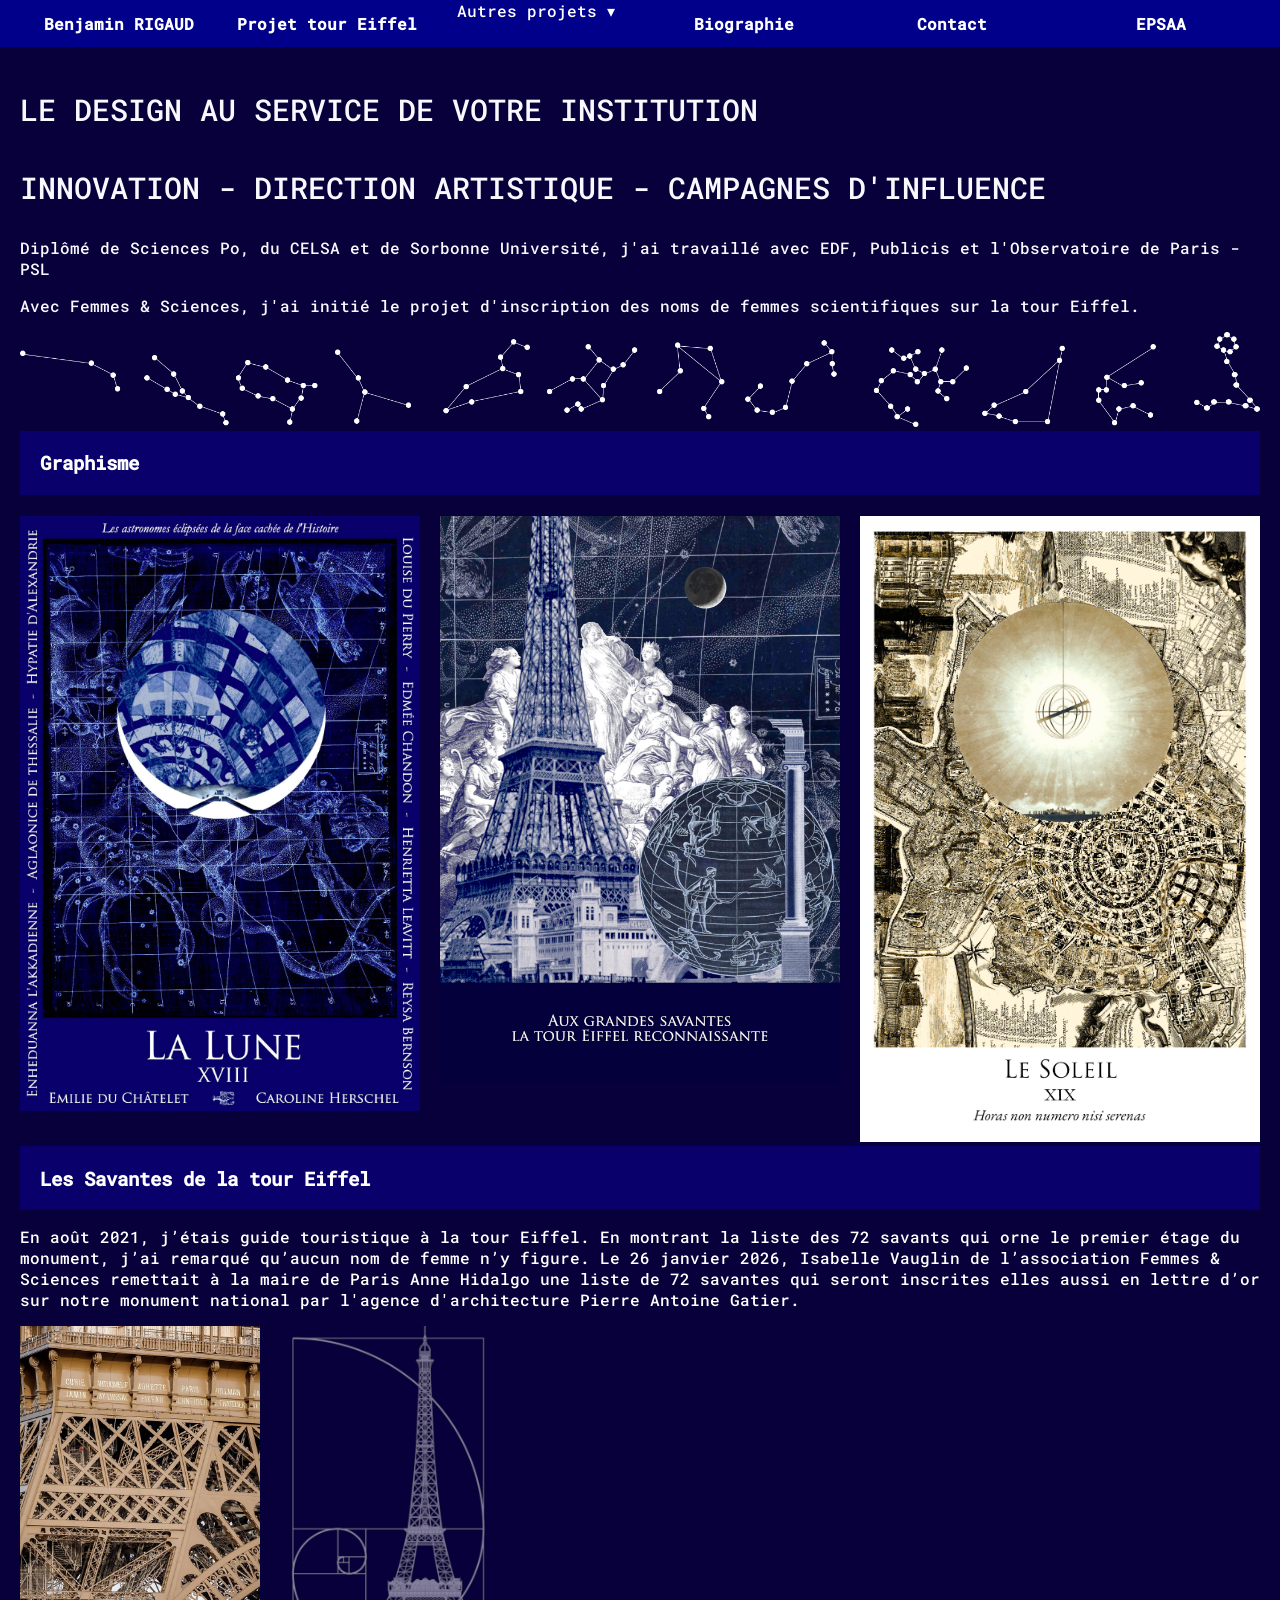
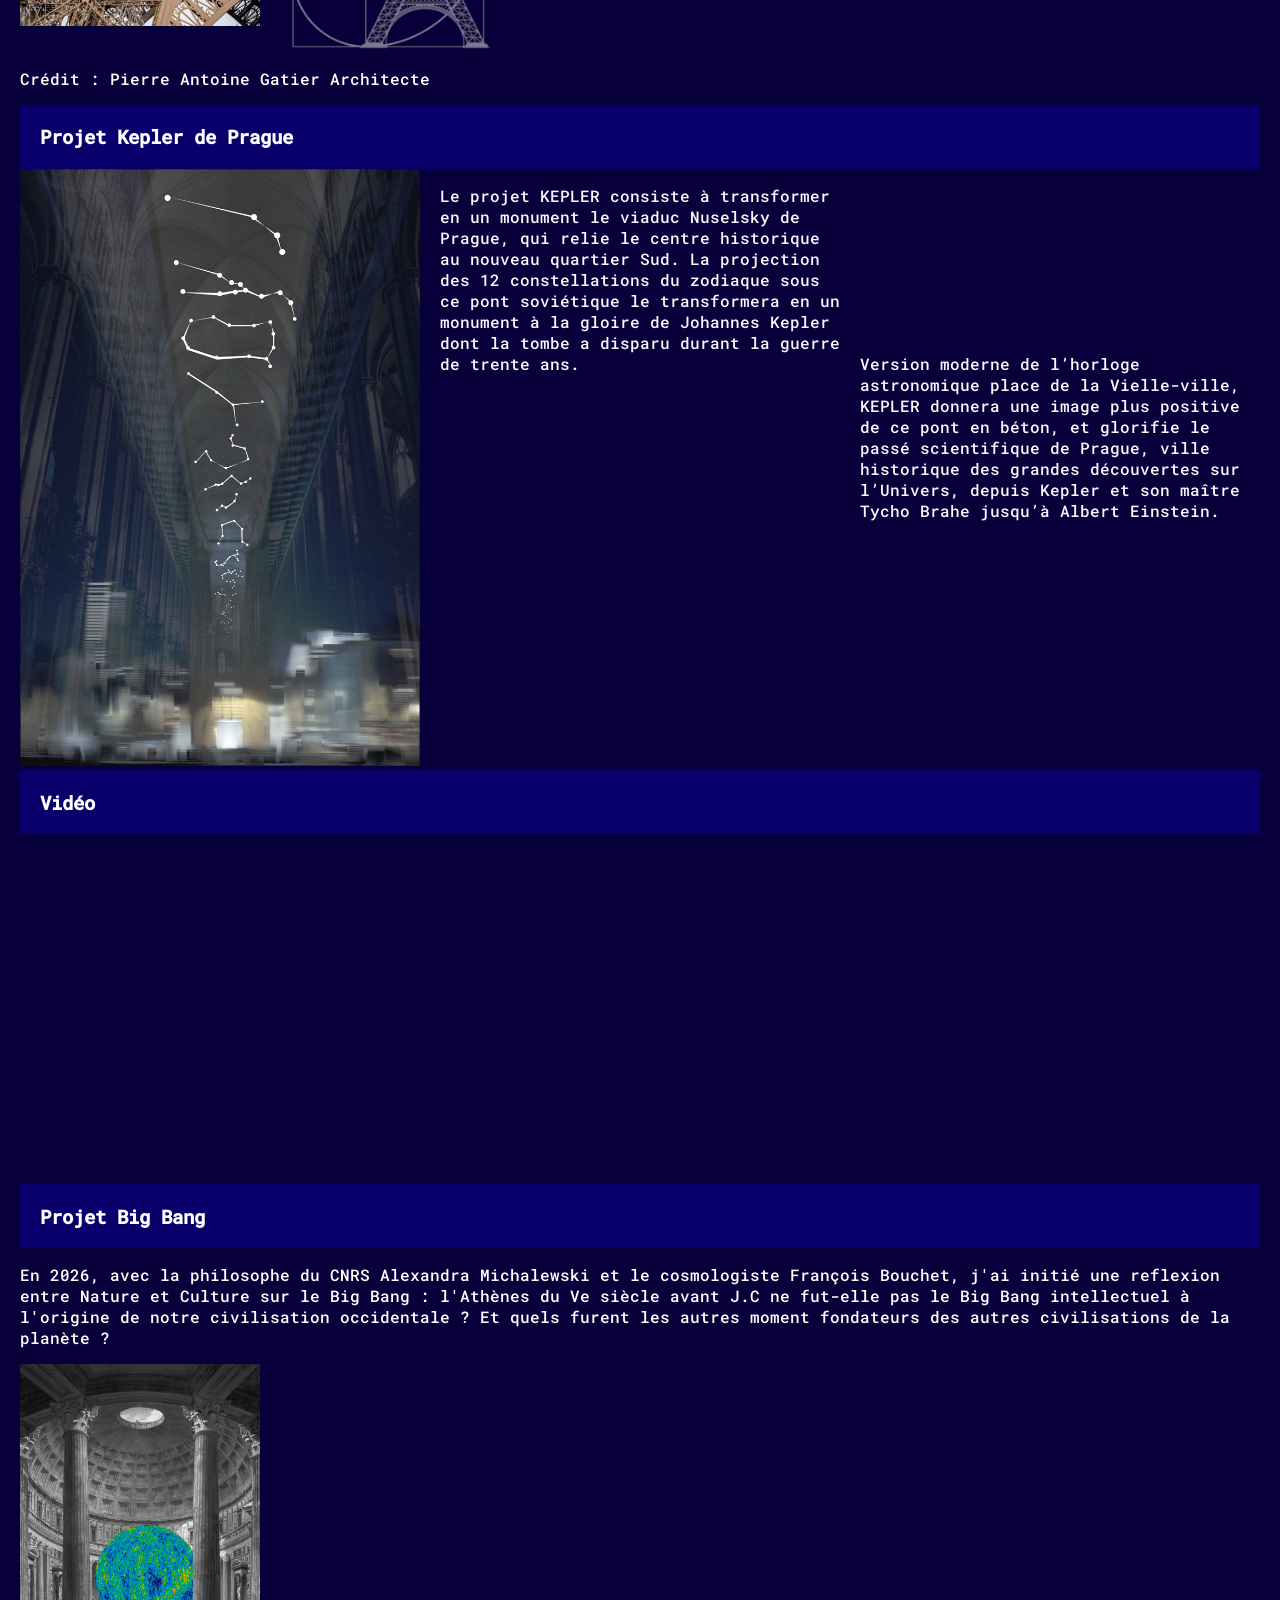
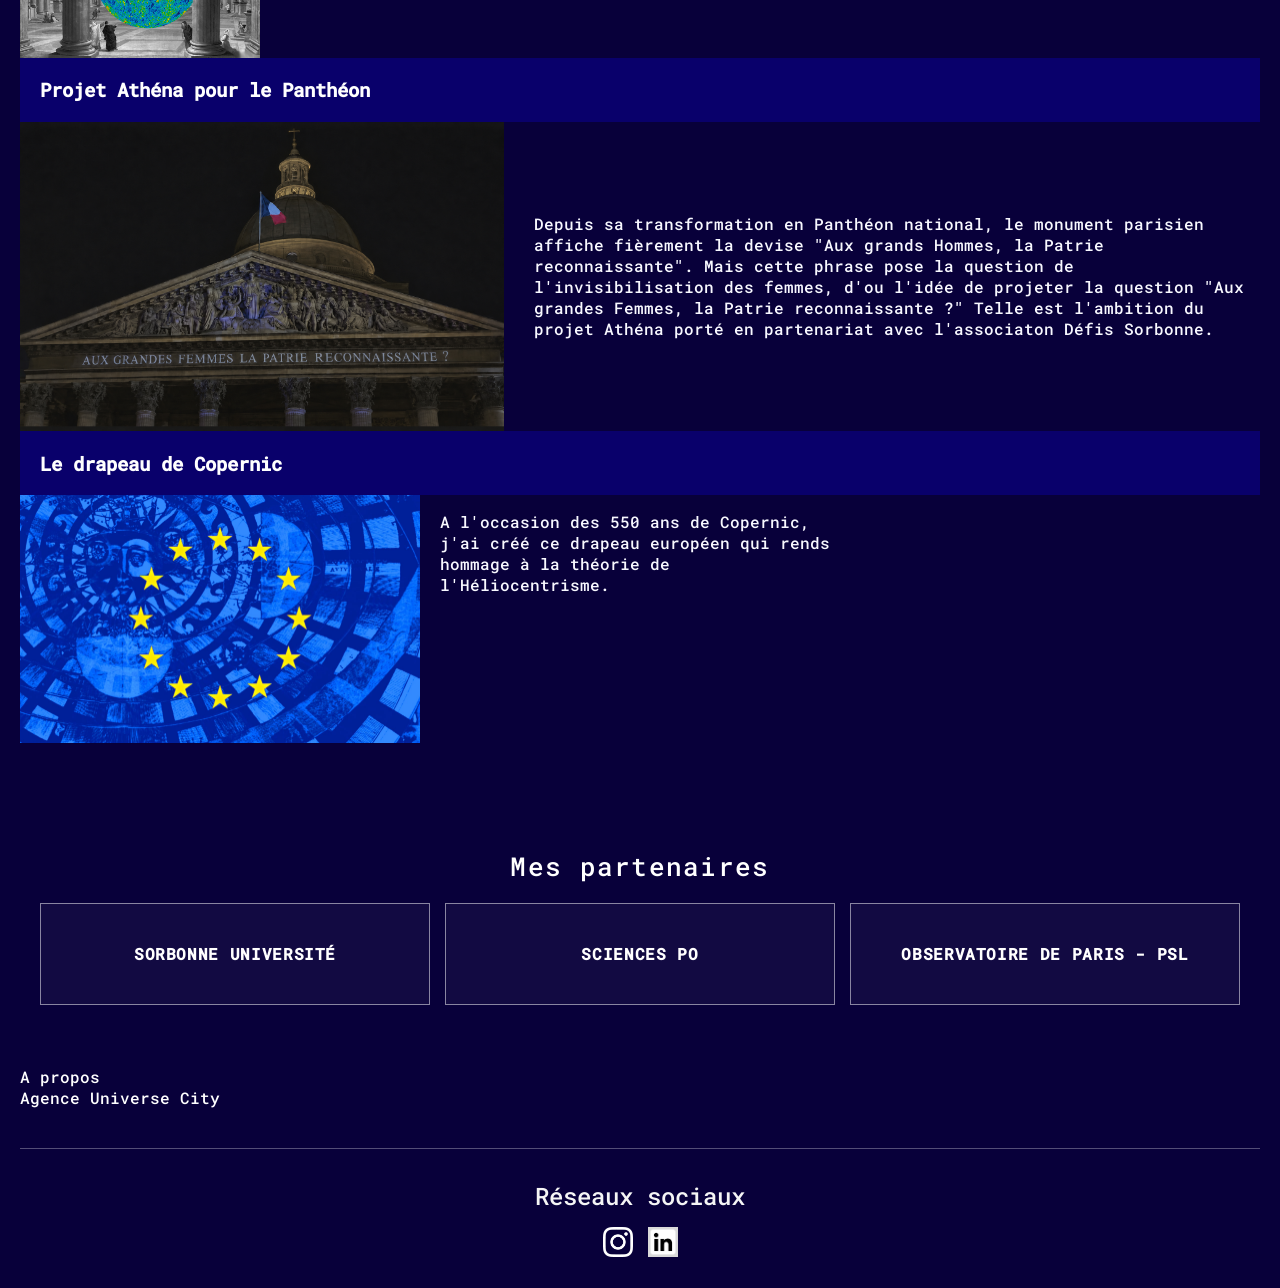
<file: index.html>
<!DOCTYPE html>
<html>
<head>
	<meta charset="utf-8">
	<meta name="viewport" content="width=device-width, initial-scale=1">
	<title></title>

	<link rel="stylesheet" href="style.css">

</head>
<body>

<div class="navbar">
	<h1><a href="index.html" style="color: white; text-decoration: none;">Benjamin RIGAUD</a></h1>
	<h1><a href="projets/savantes tour eiffel.html" style="color: white; text-decoration: none;">Projet tour Eiffel</a></h1>
	<details class="nav-dropdown">
		<summary>Autres projets</summary>
		<div class="dropdown-menu">
			<a href="projets/projet_kepler.html">Projet Kepler</a>
			<a href="#projet-pantheon">Projet Panthéon</a>
			<a href="#projet-big-bang">Projet Big Bang</a>
		</div>
	</details>
	<h1><a href="biographie.html" style="color: white; text-decoration: none;">Biographie</a></h1>
	<h1><a href="mailto:benjamin@universe-city.eu"style="color: white; text-decoration: none;">Contact</a></h1>
	<h1><a href="EPSAA.html" style="color: white; text-decoration: none;">EPSAA</a></h1>
</div>




	<div class="titre_item">

		<h3><p>
		Le design au service de votre institution<br>
		<br>
		Innovation - direction artistique - campagnes d'influence<br>
		</p>
		</h3>
		<p>Diplômé de Sciences Po, du CELSA et de Sorbonne Université,
		j'ai travaillé avec EDF, Publicis et l'Observatoire de Paris - PSL</p>
		<p>Avec Femmes & Sciences, j'ai initié le projet d'inscription des noms de femmes scientifiques sur la tour Eiffel.</p>
	</div>
	<img src="images/ZODIAC sans fond.png" alt="ZODIAC sans fond" class="zodiac">

			

<div class="rubrique_sticky"><h1>Graphisme</h1></div>
<br>

	<div class="squareimages">
    <a href="#">
        <img src="images/La-Lune-2.jpg" alt="La Lune">
    </a>
		<a href="#">
        <img src="images/Montage 26 janvier low res.png" alt="tour eiffel">
    </a>
    <a href="#">
        <img src="images/Le-Soleil-Horas-non-Numero.jpg" alt="Le Soleil">
    </a>
    
</div>

<div class="rubrique_sticky"><h1>Les Savantes de la tour Eiffel</h1></div>

<p>En août 2021, j’étais guide touristique à la tour Eiffel. En montrant la liste des 72 savants  qui orne le premier étage du monument, j’ai remarqué qu’aucun nom de femme n’y figure.

Le 26 janvier 2026, Isabelle Vauglin de l’association Femmes & Sciences remettait à la maire de Paris Anne Hidalgo une liste de 72 savantes qui seront inscrites elles aussi en lettre d’or sur notre monument national par l'agence d'architecture Pierre Antoine Gatier.
</p>

<div class="Squareimages">
<img src="images/Tour-Eiffel-1er-étage-Gatier.png">
<img src="images/Fibonacci transparent - Copie.png">
</div>
<p>Crédit : Pierre Antoine Gatier Architecte</p>

<div class="rubrique_sticky" id="projet-kepler"><h1>Projet Kepler de Prague</h1></div>

<div class="squareimages">
	<a href="projets/projet_kepler.html">
		<img src="images/cathedrale2.png" alt="Projet Kepler">
	</a>
	<p>Le projet KEPLER consiste à transformer en un monument le viaduc Nuselsky de Prague, qui relie le centre historique au nouveau quartier Sud. La projection des 12 constellations du zodiaque sous ce pont soviétique le transformera en un monument à la gloire de Johannes Kepler dont la tombe a disparu durant la guerre de trente ans.</p>
	
	<p>
		<br>
		<br>
		<br>
		<br>
		<br>
		<br>
		<br>
		<br>

		Version moderne de l’horloge astronomique place de la Vielle-ville, KEPLER donnera une image plus positive de ce pont en béton, et glorifie le passé scientifique de Prague, ville historique des grandes découvertes sur l’Univers, depuis Kepler et son maître Tycho Brahe jusqu’à Albert Einstein.</p>
</div>

<div class="rubrique_sticky"><h1>Vidéo</h1></div>

<div class="video">
	<video src="images/Le Sphinx 2025 6.mp4" loop autoplay muted></video>
</div>

<div class="rubrique_sticky" id="projet-big-bang"><h1>Projet Big Bang </h1></div>

<p> En 2026, avec la philosophe du CNRS Alexandra Michalewski et le cosmologiste François Bouchet, j'ai initié une reflexion entre Nature et Culture sur le Big Bang : l'Athènes du Ve siècle avant J.C ne fut-elle pas le Big Bang intellectuel à l'origine de notre civilisation occidentale ? Et quels furent les autres moment fondateurs des autres civilisations de la planète ?
</p>

<div class="Squareimages">
<img src="images/Big Bang.jpg">
</div>

<div class="rubrique_sticky" id="projet-pantheon"><h1>Projet Athéna pour le Panthéon</h1></div>

<div class="pantheon-content">
	<img src="images/Panthéon version Interrogative.png" alt="Projection du projet Athéna sur le Panthéon">
	<p>Depuis sa transformation en Panthéon national, le monument parisien affiche fièrement la devise "Aux grands Hommes, la Patrie reconnaissante".
	Mais cette phrase pose la question de l'invisibilisation des femmes, d'ou l'idée de projeter la question "Aux grandes Femmes, la Patrie reconnaissante ?"
	Telle est l'ambition du projet Athéna porté en partenariat avec l'associaton Défis Sorbonne.
	</p>
</div>

<div class="rubrique_sticky"><h1>Le drapeau de Copernic</h1></div>

<div class="squareimages">
	<a href="projets/projet_kepler.html">
		<img src="images/European flag astronomic version.jpg" alt="Copernic">
	</a>
	<p> A l'occasion des 550 ans de Copernic, j'ai créé ce drapeau européen qui rends hommage à la théorie de l'Héliocentrisme.
	
	<p>

</p>
</div>

<!-- Commentaire, ne s'affiche pas sur le site-->

<!-- xxxxxx ZONE DES LIENS xxxxxxxxxxxxxxxxxx-->

<section class="partners-section">
	<h2>Mes partenaires</h2>
	<div class="partners-grid">
		<div class="partner-badge">Sorbonne Université</div>
		<div class="partner-badge">Sciences Po</div>
		<div class="partner-badge">Observatoire de Paris - PSL</div>
	</div>
</section>

<br>
<a href="about.html"style="color: white; text-decoration: none;"> A propos </a>
<br>
<a href="https://www.universe-city.eu/"style="color: white; text-decoration: none;"> Agence Universe City </a>
<br>

<footer class="site-footer">
	<section class="social-section">
		<h2>Réseaux sociaux</h2>
		<div class="social-links">
			<a href="https://www.instagram.com/benjamin.rigaud/" target="_blank" rel="noopener noreferrer">
				<img src="images/Logo Instagram Blanc.png" alt="Instagram" class="social-icon">
			</a>
			<a href="https://www.linkedin.com/in/benjamin-rigaud-9a804b15a/" target="_blank" rel="noopener noreferrer">
				<img src="images/Logo Linkedin Blanc.png" alt="LinkedIn" class="social-icon">
			</a>
		</div>
	</section>
</footer>

</body>
</html>
</file>
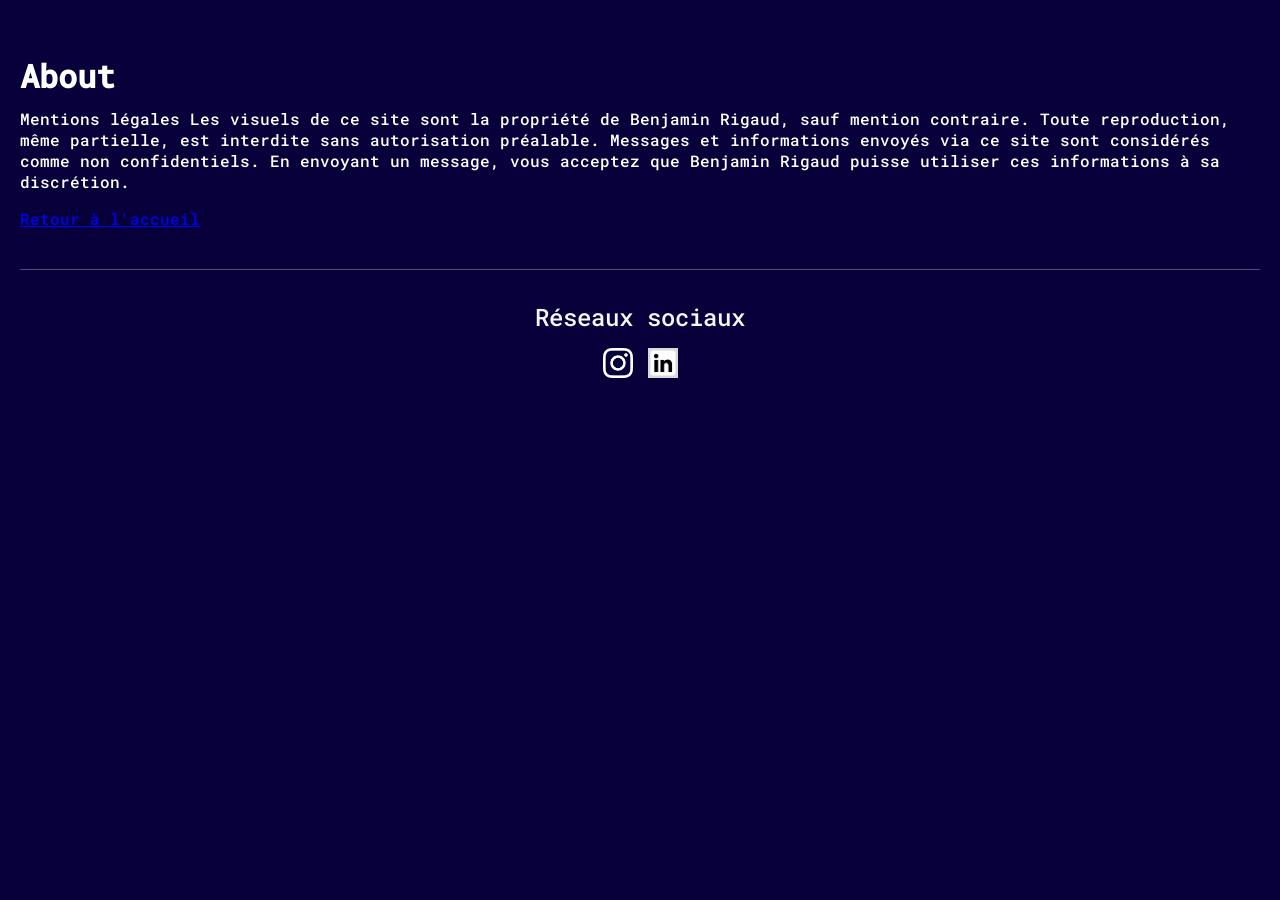
<file: about.html>
<!DOCTYPE html>
<html>
<head>
	<meta charset="utf-8">
	<meta name="viewport" content="width=device-width, initial-scale=1">
	<title></title>

	<link rel="stylesheet" href="style.css">

</head>
<body>

<h1>About</h1>

<p>Mentions légales

	Les visuels de ce site sont la propriété de Benjamin Rigaud, sauf mention contraire. Toute reproduction, même partielle, est interdite sans autorisation préalable.

	Messages et informations envoyés via ce site sont considérés comme non confidentiels. En envoyant un message, vous acceptez que Benjamin Rigaud puisse utiliser ces informations à sa discrétion.
</p>


<a href="index.html">Retour à l'accueil </a>

<footer class="site-footer">
	<section class="social-section">
		<h2>Réseaux sociaux</h2>
		<div class="social-links">
			<a href="https://www.instagram.com/benjamin.rigaud/" target="_blank" rel="noopener noreferrer">
				<img src="images/Logo Instagram Blanc.png" alt="Instagram" class="social-icon">
			</a>
			<a href="https://www.linkedin.com/in/benjamin-rigaud-9a804b15a/" target="_blank" rel="noopener noreferrer">
				<img src="images/Logo Linkedin Blanc.png" alt="LinkedIn" class="social-icon">
			</a>
		</div>
	</section>
</footer>

</body>
</html>
</file>
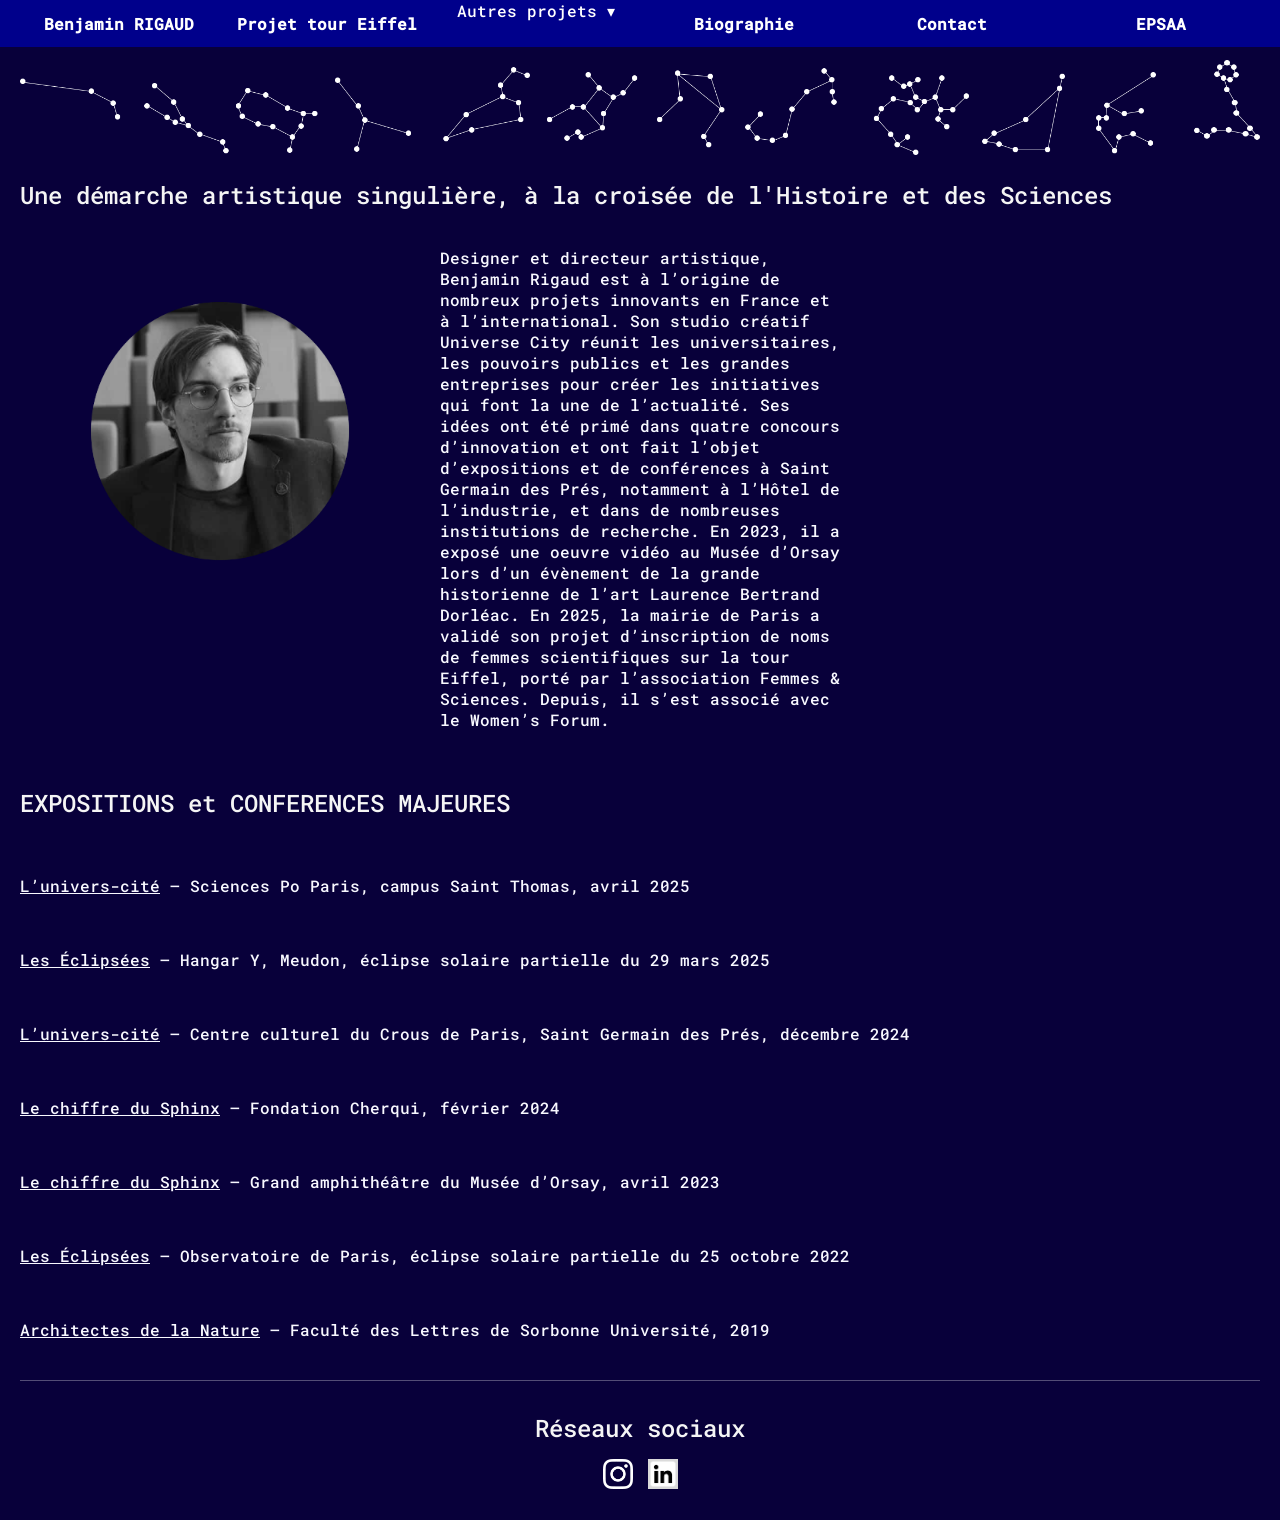
<file: biographie.html>
<!DOCTYPE html>
<html>
<head>
	<meta charset="utf-8">
	<meta name="viewport" content="width=device-width, initial-scale=1">
	<title></title>

	<link rel="stylesheet" href="style.css">

</head>
<body>

<div class="navbar">
	<h1><a href="index.html" style="color: white; text-decoration: none;">Benjamin RIGAUD</a></h1>
	<h1><a href="projets/savantes tour eiffel.html" style="color: white; text-decoration: none;">Projet tour Eiffel</a></h1>
	<details class="nav-dropdown">
		<summary>Autres projets</summary>
		<div class="dropdown-menu">
			<a href="projets/projet_kepler.html">Projet Kepler</a>
			<a href="#projet-pantheon">Projet Panthéon</a>
			<a href="#projet-big-bang">Projet Big Bang</a>
		</div>
	</details>
	<h1><a href="biographie.html" style="color: white; text-decoration: none;">Biographie</a></h1>
	<h1><a href="mailto:benjamin@universe-city.eu"style="color: white; text-decoration: none;">Contact</a></h1>
	<h1><a href="EPSAA.html" style="color: white; text-decoration: none;">EPSAA</a></h1>
</div>
<img src="images/ZODIAC sans fond.png" alt="ZODIAC sans fond" class="zodiac">
	<div class="titre_item">

		<h2>Une démarche artistique singulière, à la croisée de l'Histoire et des Sciences</h2>
<div class="squareimages">
	<img src="images/Photo Benjamin Rigaud Designer.png">

		<p>Designer et directeur artistique, Benjamin Rigaud est à l’origine de nombreux
projets innovants en France et à l’international.
Son studio créatif Universe City réunit les universitaires, les pouvoirs publics et
les grandes entreprises pour créer les initiatives qui font la une de l’actualité.
Ses idées ont été primé dans quatre concours d’innovation et ont fait l’objet
d’expositions et de conférences à Saint Germain des Prés, notamment à l’Hôtel
de l’industrie, et dans de nombreuses institutions de recherche.
En 2023, il a exposé une oeuvre vidéo au Musée d’Orsay lors d’un évènement
de la grande historienne de l’art Laurence Bertrand Dorléac.
En 2025, la mairie de Paris a validé son projet d’inscription de noms de
femmes scientifiques sur la tour Eiffel, porté par l’association Femmes &
Sciences. Depuis, il s’est associé avec le Women’s Forum.
</div>
<br>
		<h2>EXPOSITIONS et CONFERENCES MAJEURES</h2>

<br>
<p><u>L’univers-cité</u> – Sciences Po Paris, campus Saint Thomas, avril 2025</p>
<br>
<p><u>Les Éclipsées</u> – Hangar Y, Meudon, éclipse solaire partielle du 29 mars 2025</p>
<br>
<p><u>L’univers-cité</u> – Centre culturel du Crous de Paris, Saint Germain des Prés, décembre 2024</p>
<br>
<p><u>Le chiffre du Sphinx</u> – Fondation Cherqui, février 2024</p>
<br>
<p><u>Le chiffre du Sphinx</u> – Grand amphithéâtre du Musée d’Orsay, avril 2023</p>
<br>
<p><u>Les Éclipsées</u> – Observatoire de Paris, éclipse solaire partielle du 25 octobre 2022</p>
<br>
<p><u>Architectes de la Nature</u> – Faculté des Lettres de Sorbonne Université, 2019</p>

<footer class="site-footer">
	<section class="social-section">
		<h2>Réseaux sociaux</h2>
		<div class="social-links">
			<a href="https://www.instagram.com/benjamin.rigaud/" target="_blank" rel="noopener noreferrer">
				<img src="images/Logo Instagram Blanc.png" alt="Instagram" class="social-icon">
			</a>
			<a href="https://www.linkedin.com/in/benjamin-rigaud-9a804b15a/" target="_blank" rel="noopener noreferrer">
				<img src="images/Logo Linkedin Blanc.png" alt="LinkedIn" class="social-icon">
			</a>
		</div>
	</section>
</footer>

</body>
</html>
</file>
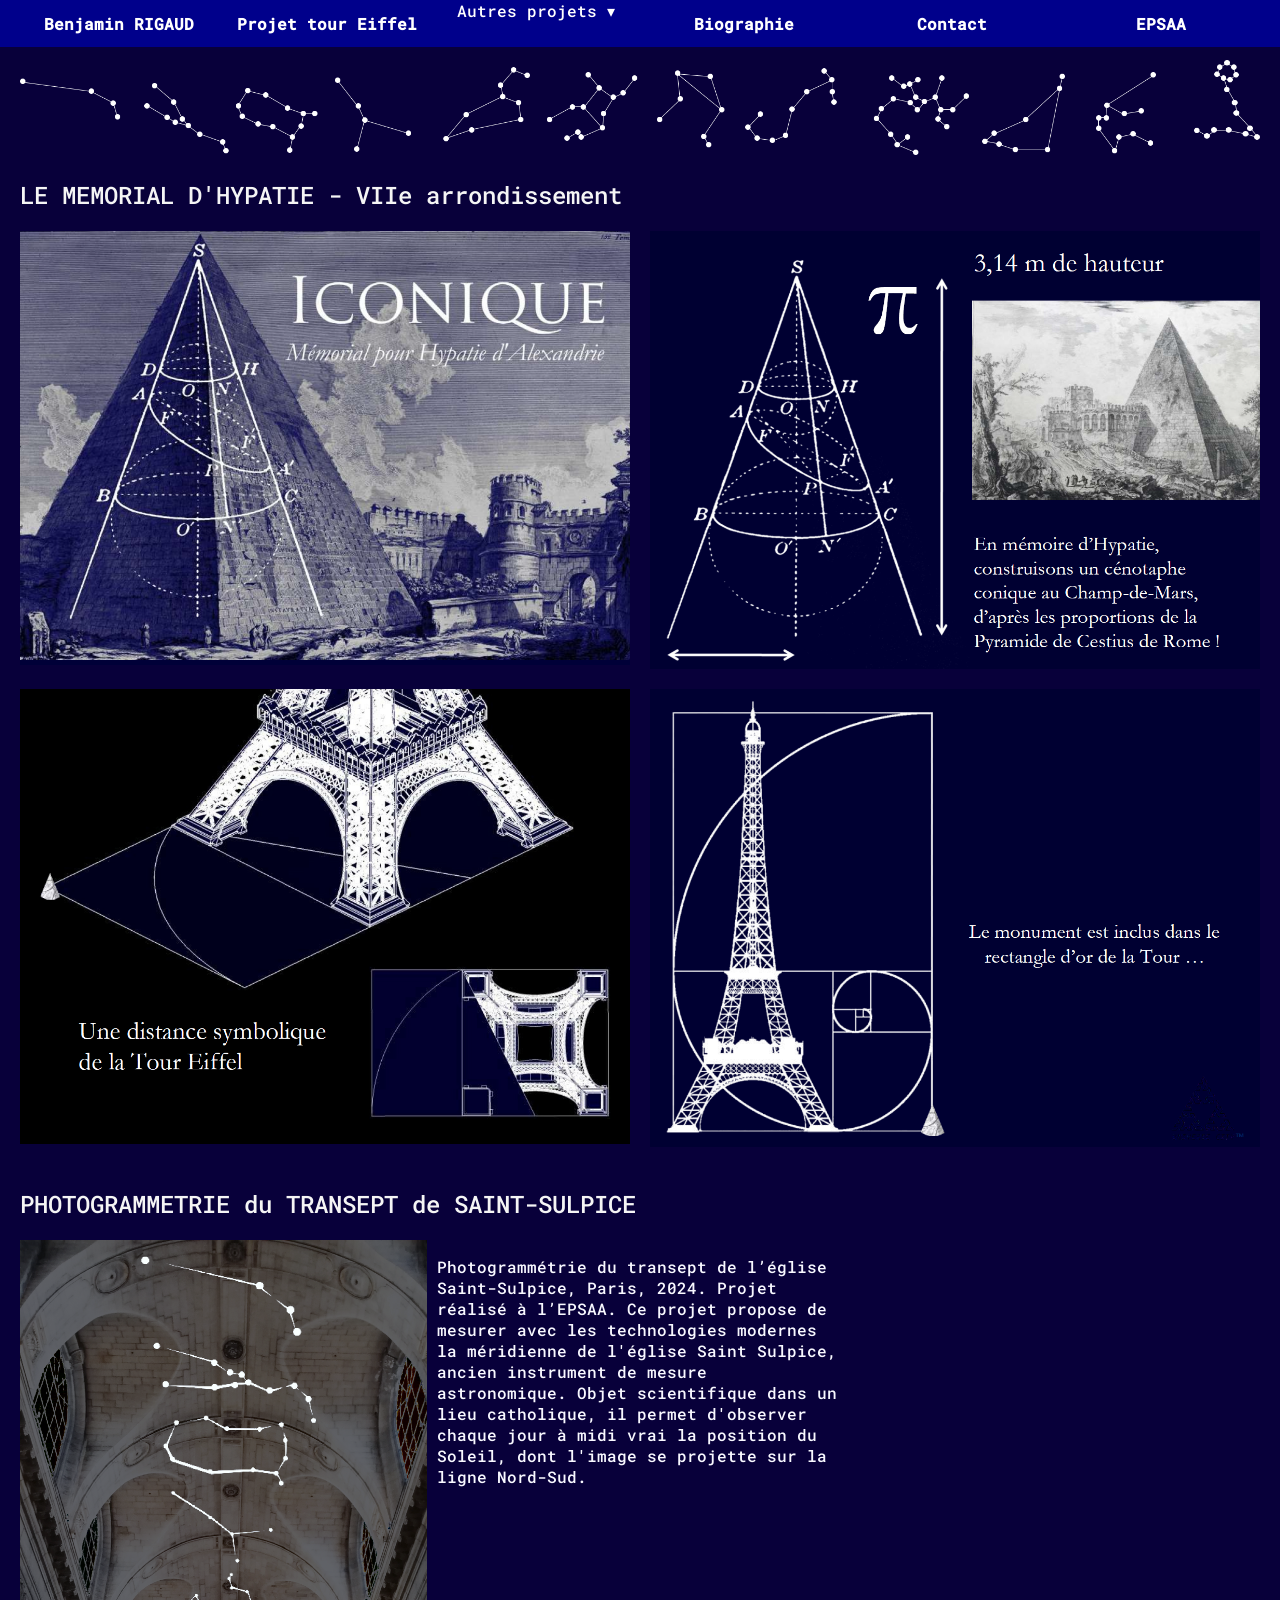
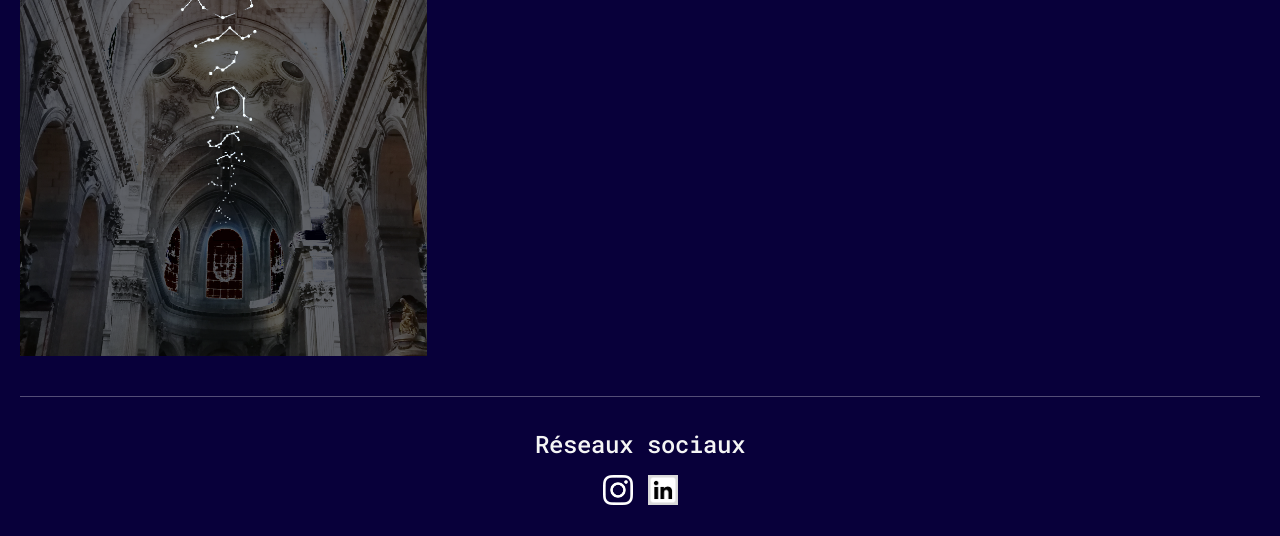
<file: EPSAA.html>
<!DOCTYPE html>
<html>
<head>
	<meta charset="utf-8">
	<meta name="viewport" content="width=device-width, initial-scale=1">
	<title></title>

	<link rel="stylesheet" href="style.css">

</head>
<body>

<div class="navbar">
	<h1><a href="index.html" style="color: white; text-decoration: none;">Benjamin RIGAUD</a></h1>
	<h1><a href="projets/savantes tour eiffel.html" style="color: white; text-decoration: none;">Projet tour Eiffel</a></h1>
	<details class="nav-dropdown">
		<summary>Autres projets</summary>
		<div class="dropdown-menu">
			<a href="projets/projet_kepler.html">Projet Kepler</a>
			<a href="#projet-pantheon">Projet Panthéon</a>
			<a href="#projet-big-bang">Projet Big Bang</a>
		</div>
	</details>
	<h1><a href="biographie.html" style="color: white; text-decoration: none;">Biographie</a></h1>
	<h1><a href="mailto:benjamin@universe-city.eu"style="color: white; text-decoration: none;">Contact</a></h1>
	<h1><a href="EPSAA.html" style="color: white; text-decoration: none;">EPSAA</a></h1>
</div>
<img src="images/ZODIAC sans fond.png" alt="ZODIAC sans fond" class="zodiac">
	<div class="titre_item">

		<h2>LE MEMORIAL D'HYPATIE - VIIe arrondissement</h2>
<div class="grille_projet_x2">
	<img src="images/Memorial1.png">
	<img src="images/Memorial2.png">
	<img src="images/Memorial3.png">
	<img src="images/Memorial4.png">
</div>
<br>
	<h2>PHOTOGRAMMETRIE du TRANSEPT de SAINT-SULPICE</h2>

<div class="Squareimages_2">
	<img src="images/Zodiaque Saint Sulpice.png">
	<p>Photogrammétrie du transept de l’église Saint-Sulpice, Paris, 2024. Projet réalisé à l’EPSAA. Ce projet propose de mesurer avec les technologies modernes la méridienne de l'église Saint Sulpice, ancien instrument de mesure astronomique. Objet scientifique dans un lieu catholique, il permet d'observer chaque jour à midi vrai la position du Soleil, dont l'image se projette sur la ligne Nord-Sud.</p>
</div>

<footer class="site-footer">
	<section class="social-section">
		<h2>Réseaux sociaux</h2>
		<div class="social-links">
			<a href="https://www.instagram.com/benjamin.rigaud/" target="_blank" rel="noopener noreferrer">
				<img src="images/Logo Instagram Blanc.png" alt="Instagram" class="social-icon">
			</a>
			<a href="https://www.linkedin.com/in/benjamin-rigaud-9a804b15a/" target="_blank" rel="noopener noreferrer">
				<img src="images/Logo Linkedin Blanc.png" alt="LinkedIn" class="social-icon">
			</a>
		</div>
	</section>
</footer>

</body>
</html>
</file>
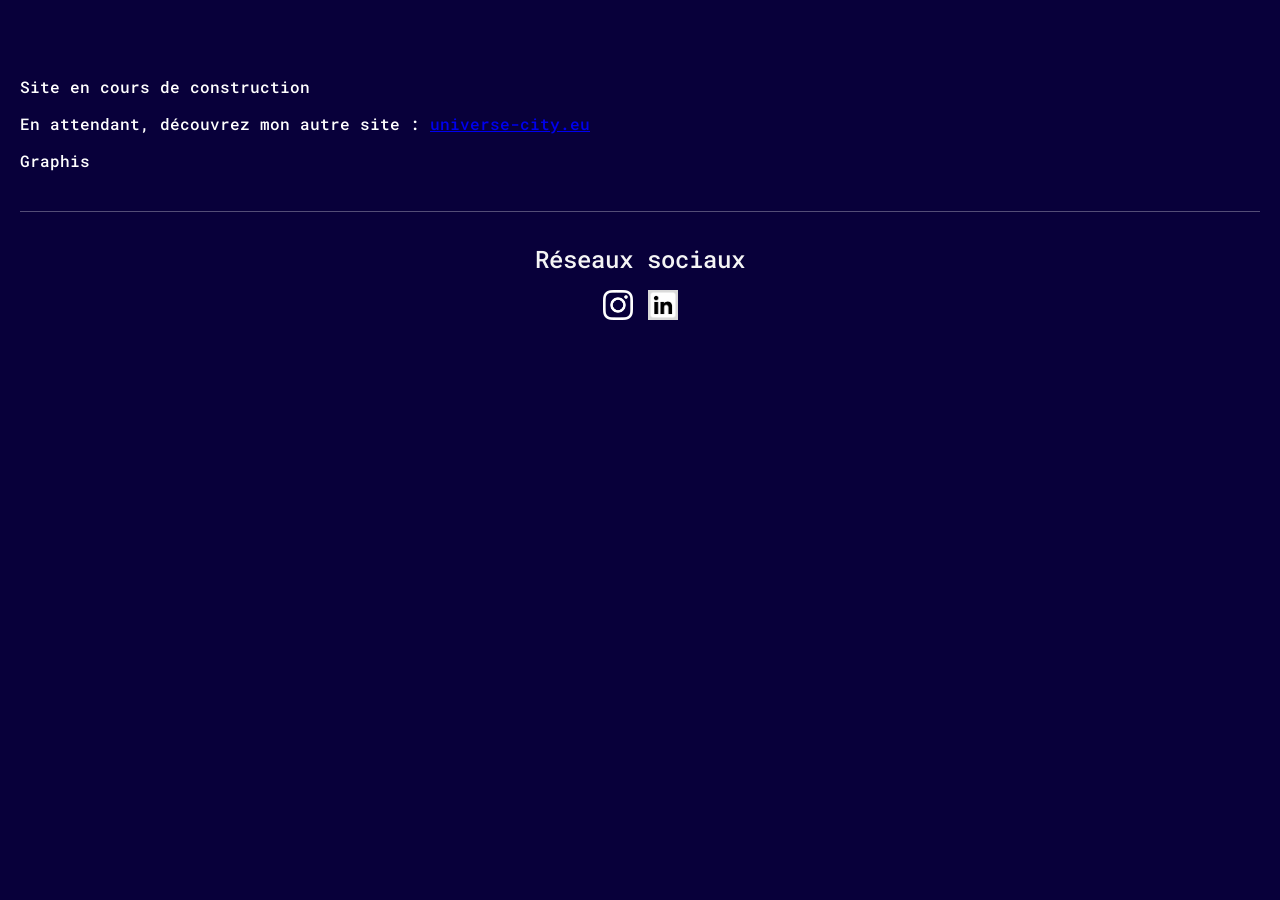
<file: Site en cours de construction.html>
<!DOCTYPE html>
<html>
<head>
	<meta charset="utf-8">
	<meta name="viewport" content="width=device-width, initial-scale=1">
	<title>Site en cours de construction</title>
	<link rel="stylesheet" href="style.css">
</head>
<body>

<p>Site en cours de construction</p>
<p>En attendant, découvrez mon autre site : <a href="https://universe-city.eu">universe-city.eu</a></p>
<p>Graphis</p>

<footer class="site-footer">
	<section class="social-section">
		<h2>Réseaux sociaux</h2>
		<div class="social-links">
			<a href="https://www.instagram.com/benjamin.rigaud/" target="_blank" rel="noopener noreferrer">
				<img src="images/Logo Instagram Blanc.png" alt="Instagram" class="social-icon">
			</a>
			<a href="https://www.linkedin.com/in/benjamin-rigaud-9a804b15a/" target="_blank" rel="noopener noreferrer">
				<img src="images/Logo Linkedin Blanc.png" alt="LinkedIn" class="social-icon">
			</a>
		</div>
	</section>
</footer>

</body>
</html>
</file>
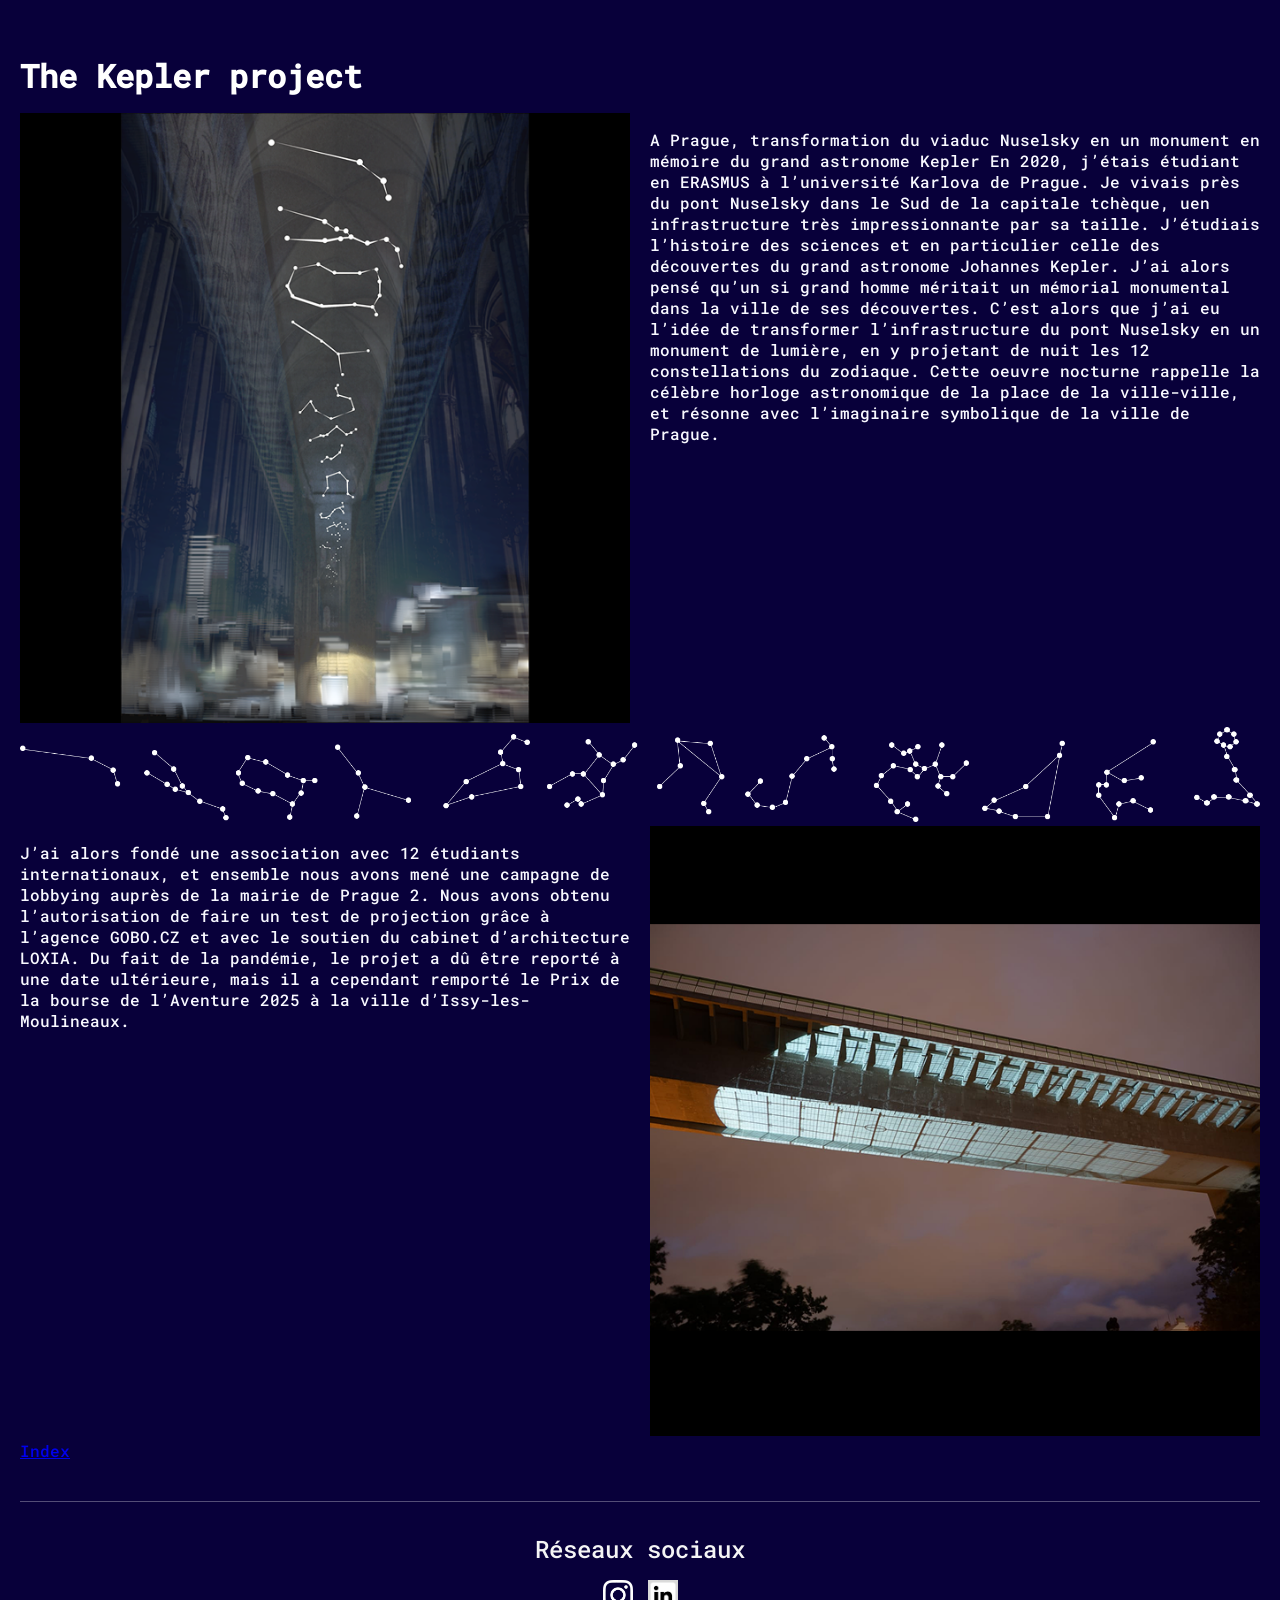
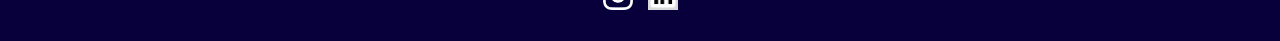
<file: projets/projet kepler.html>
<!DOCTYPE html>
<html>
<head>
	<meta charset="utf-8">
	<meta name="viewport" content="width=device-width, initial-scale=1">
	<title></title>

	<link rel="stylesheet" href="../style.css">

</head>
<body>

<h1>The Kepler project</h1>

<br>

<div class="grille_projet_x2">
	<div>
		<img src="../images/Kepler carre.png"></img>
	</div>	

	<div>
		<p>A Prague, transformation du viaduc Nuselsky en un monument en mémoire du grand astronome Kepler
		En 2020, j’étais étudiant en ERASMUS à l’université Karlova de Prague. Je vivais près du pont Nuselsky dans le Sud de la capitale tchèque, uen infrastructure très impressionnante par sa taille.
		J’étudiais l’histoire des sciences et en particulier celle des découvertes du grand astronome Johannes Kepler. J’ai alors pensé qu’un si grand homme méritait un mémorial monumental dans la ville de ses découvertes.
		C’est alors que j’ai eu l’idée de transformer l’infrastructure du pont Nuselsky en un monument de lumière, en y projetant de nuit les 12 constellations du zodiaque. Cette oeuvre nocturne rappelle la célèbre horloge astronomique de la place de la ville-ville, et résonne avec l’imaginaire symbolique de la ville de Prague.
		</p>
	</div>
</div>

<div>
<img src="../images/ZODIAC sans fond.png" alt="ZODIAC sans fond" class="zodiac">
</div>


<div class="grille_projet_x2">
	<div>
		<p>J’ai alors fondé une association avec 12 étudiants internationaux, et ensemble nous avons mené une campagne de lobbying auprès de la mairie de Prague 2.

Nous avons obtenu l’autorisation de faire un test de projection grâce à l’agence GOBO.CZ et avec le soutien du cabinet d’architecture LOXIA.

Du fait de la pandémie, le projet a dû être reporté à une date ultérieure, mais il a cependant remporté le Prix de la bourse de l’Aventure 2025 à la ville d’Issy-les-Moulineaux.
		</p>
	</div>
	
	<div>
		<img src="../images/Projection carre.png"></img>
	</div>	

	
</div>

<a href="../index.html">Index </a>

<footer class="site-footer">
	<section class="social-section">
		<h2>Réseaux sociaux</h2>
		<div class="social-links">
			<a href="https://www.instagram.com/benjamin.rigaud/" target="_blank" rel="noopener noreferrer">
				<img src="../images/Logo Instagram Blanc.png" alt="Instagram" class="social-icon">
			</a>
			<a href="https://www.linkedin.com/in/benjamin-rigaud-9a804b15a/" target="_blank" rel="noopener noreferrer">
				<img src="../images/Logo Linkedin Blanc.png" alt="LinkedIn" class="social-icon">
			</a>
		</div>
	</section>
</footer>

</body>
</html>
</file>
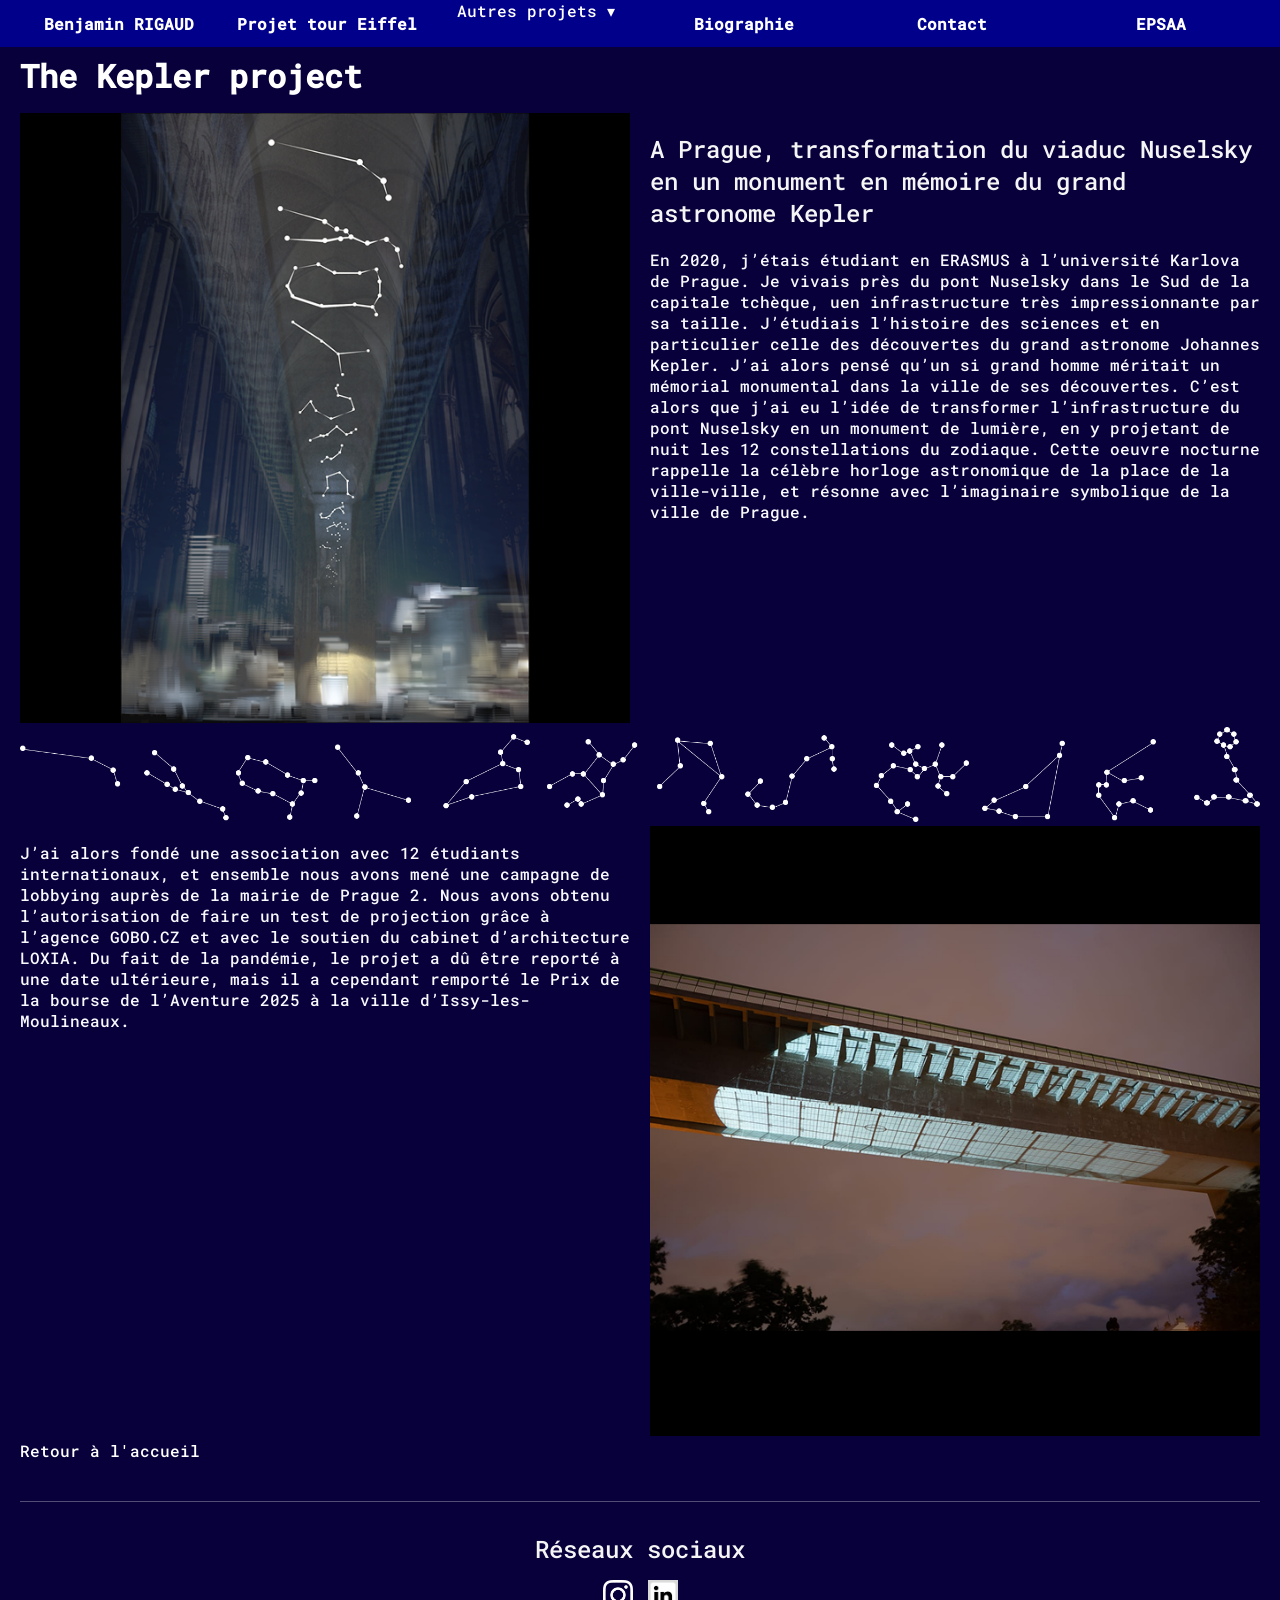
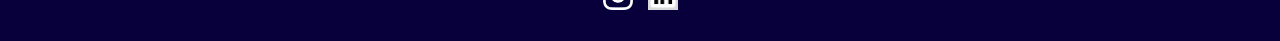
<file: projets/projet_kepler.html>
<!DOCTYPE html>
<html>
<head>
	<meta charset="utf-8">
	<meta name="viewport" content="width=device-width, initial-scale=1">
	<title></title>

	<link rel="stylesheet" href="../style.css">

</head>
<body>

<div class="navbar">
	<h1><a href="../index.html" style="color: white; text-decoration: none;">Benjamin RIGAUD</a></h1>
	<h1><a href="savantes tour eiffel.html" style="color: white; text-decoration: none;">Projet tour Eiffel</a></h1>
	<details class="nav-dropdown">
		<summary>Autres projets</summary>
		<div class="dropdown-menu">
			<a href="projet_kepler.html">Projet Kepler</a>
			<a href="../index.html#projet-pantheon">Projet Panthéon</a>
			<a href="../index.html#projet-big-bang">Projet Big Bang</a>
		</div>
	</details>
	<h1><a href="../biographie.html" style="color: white; text-decoration: none;">Biographie</a></h1>
	<h1><a href="mailto:benjamin@universe-city.eu"style="color: white; text-decoration: none;">Contact</a></h1>
	<h1><a href="../EPSAA.html" style="color: white; text-decoration: none;">EPSAA</a></h1>
</div>

<h1>The Kepler project</h1>

<br>

<div class="grille_projet_x2">
	<div>
		<img src="../images/Kepler carre.png"></img>
	</div>	

	<div>
		<h2>A Prague, transformation du viaduc Nuselsky en un monument en mémoire du grand astronome Kepler</h2>

		<p>En 2020, j’étais étudiant en ERASMUS à l’université Karlova de Prague. Je vivais près du pont Nuselsky dans le Sud de la capitale tchèque, uen infrastructure très impressionnante par sa taille.
		J’étudiais l’histoire des sciences et en particulier celle des découvertes du grand astronome Johannes Kepler. J’ai alors pensé qu’un si grand homme méritait un mémorial monumental dans la ville de ses découvertes.
		C’est alors que j’ai eu l’idée de transformer l’infrastructure du pont Nuselsky en un monument de lumière, en y projetant de nuit les 12 constellations du zodiaque. Cette oeuvre nocturne rappelle la célèbre horloge astronomique de la place de la ville-ville, et résonne avec l’imaginaire symbolique de la ville de Prague.
		</p>
	</div>
</div>

<div>
<img src="../images/ZODIAC sans fond.png" alt="ZODIAC sans fond" class="zodiac">
</div>


<div class="grille_projet_x2">
	<div>
		<p>J’ai alors fondé une association avec 12 étudiants internationaux, et ensemble nous avons mené une campagne de lobbying auprès de la mairie de Prague 2.

Nous avons obtenu l’autorisation de faire un test de projection grâce à l’agence GOBO.CZ et avec le soutien du cabinet d’architecture LOXIA.

Du fait de la pandémie, le projet a dû être reporté à une date ultérieure, mais il a cependant remporté le Prix de la bourse de l’Aventure 2025 à la ville d’Issy-les-Moulineaux.
		</p>
	</div>
	
	<div>
		<img src="../images/Projection carre.png"></img>
	</div>	

	
</div>

<a href="../index.html"style="color: white; text-decoration: none;">Retour à l'accueil</a>

<footer class="site-footer">
	<section class="social-section">
		<h2>Réseaux sociaux</h2>
		<div class="social-links">
			<a href="https://www.instagram.com/benjamin.rigaud/" target="_blank" rel="noopener noreferrer">
				<img src="../images/Logo Instagram Blanc.png" alt="Instagram" class="social-icon">
			</a>
			<a href="https://www.linkedin.com/in/benjamin-rigaud-9a804b15a/" target="_blank" rel="noopener noreferrer">
				<img src="../images/Logo Linkedin Blanc.png" alt="LinkedIn" class="social-icon">
			</a>
		</div>
	</section>
</footer>

</body>
</html>
</file>
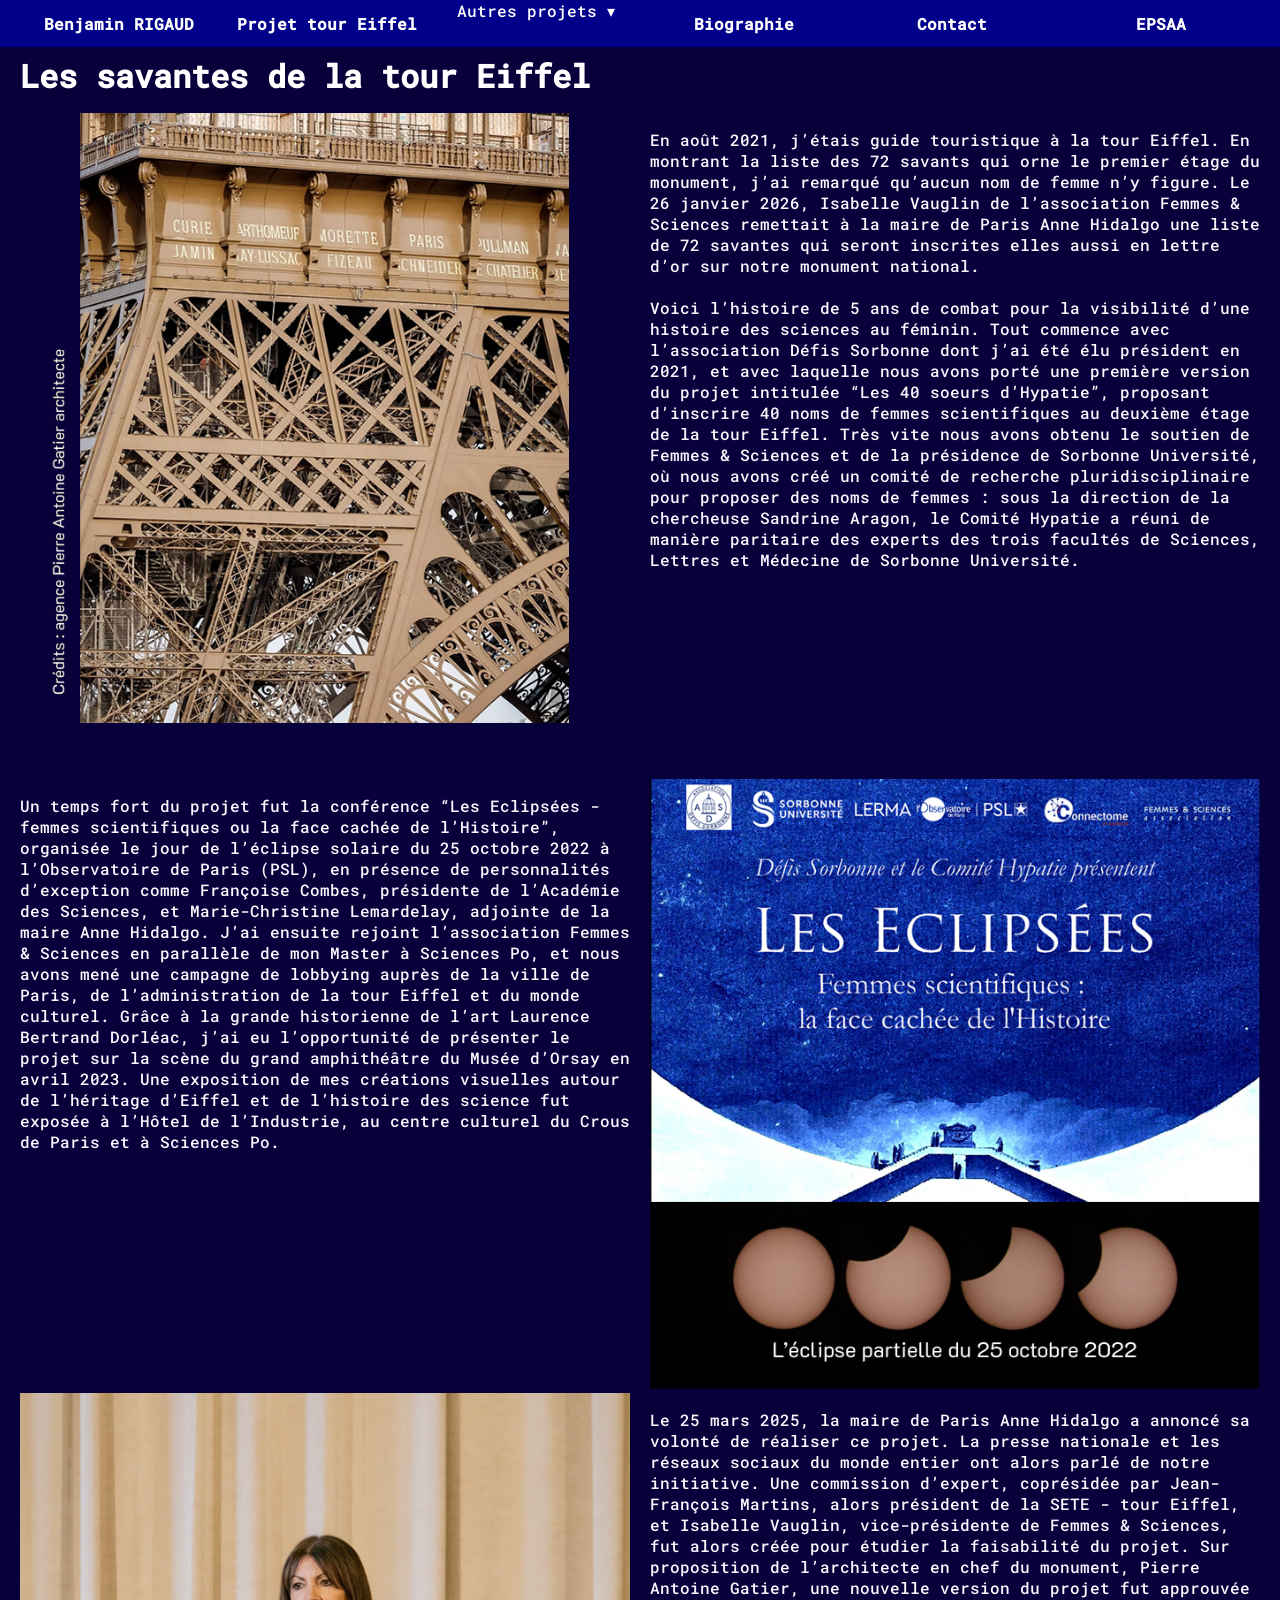
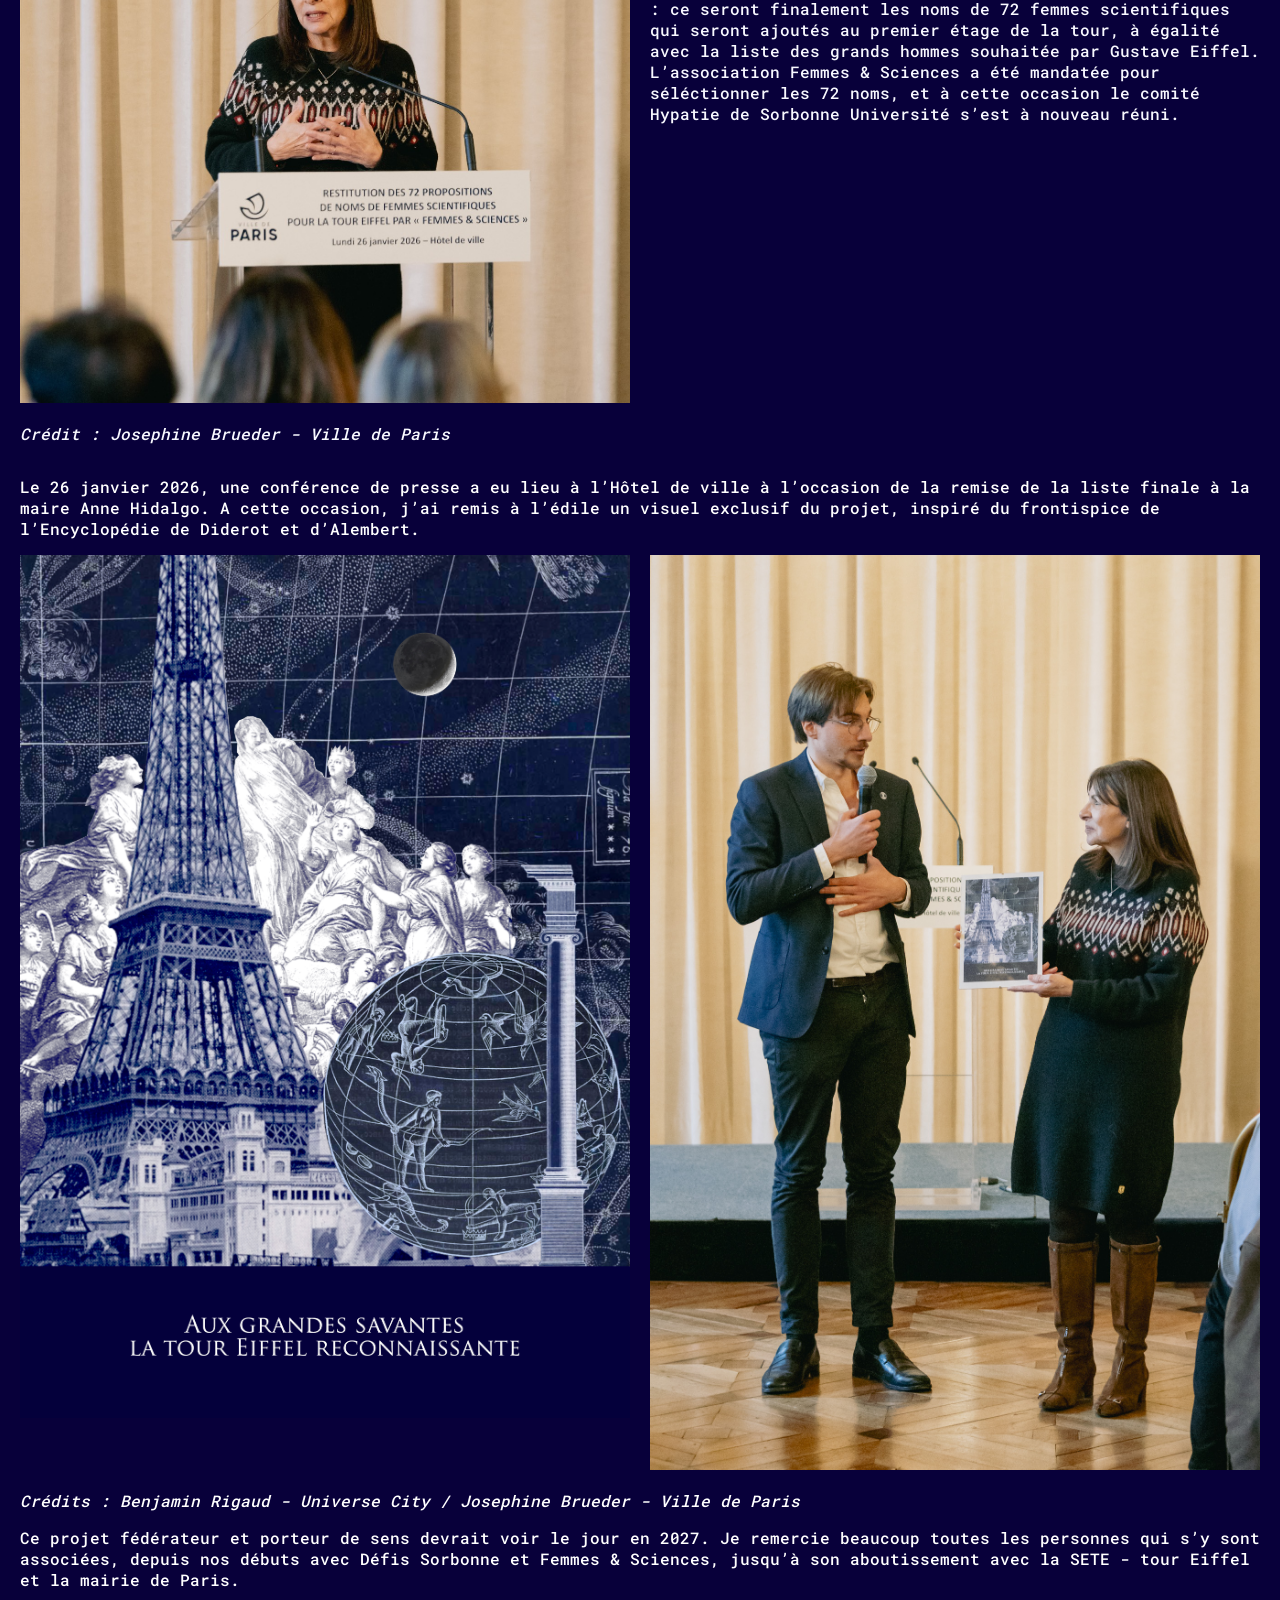
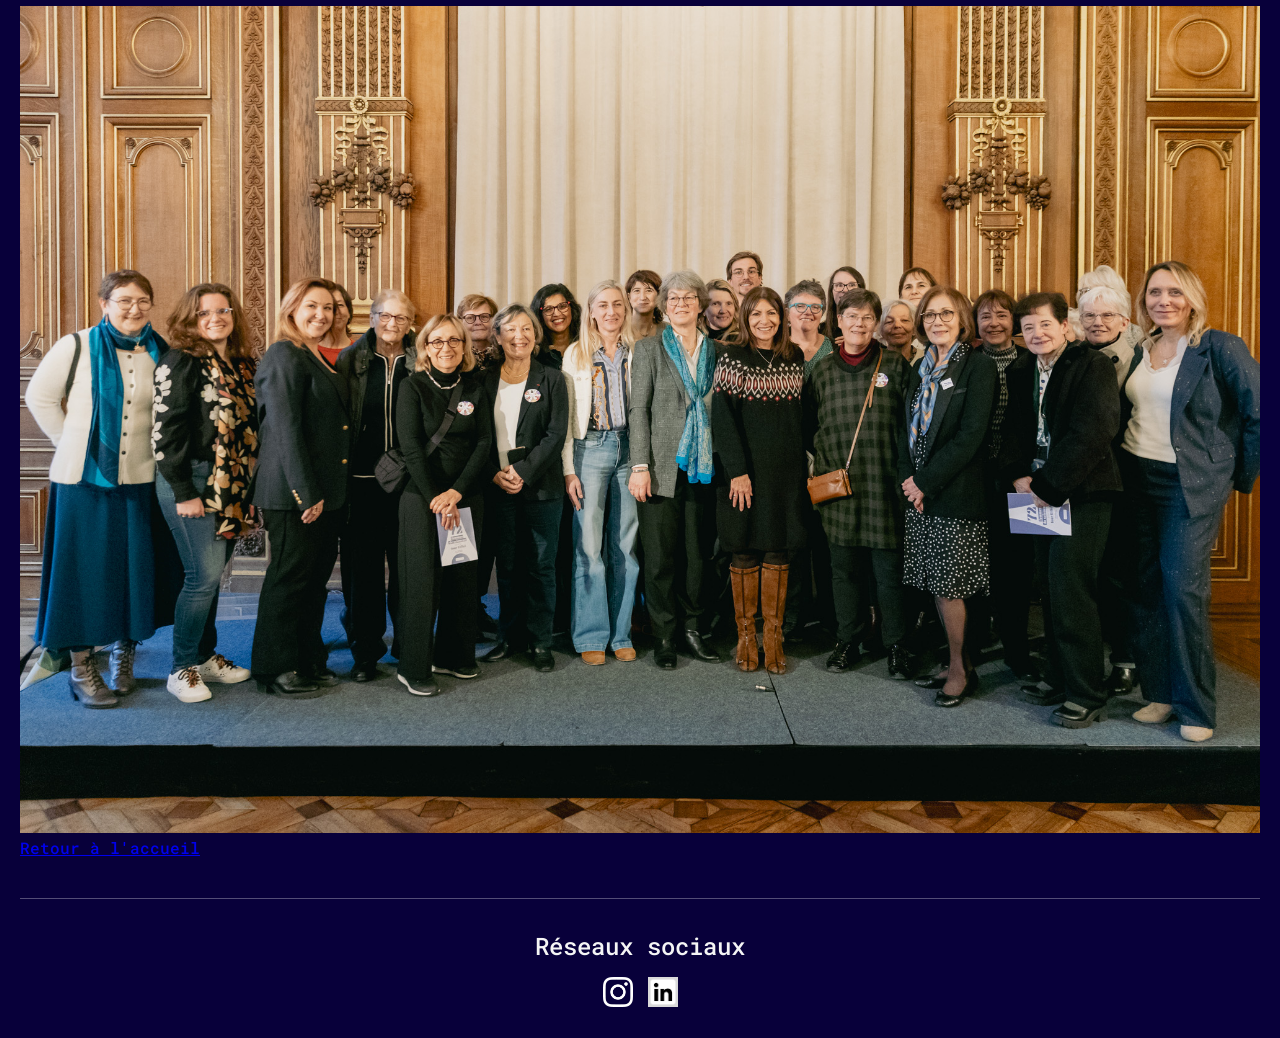
<file: projets/savantes tour eiffel.html>
<!DOCTYPE html>
<html>
<head>
	<meta charset="utf-8">
	<meta name="viewport" content="width=device-width, initial-scale=1">
	<title></title>

	<link rel="stylesheet" href="../style.css">

</head>
<body>
	
<div class="navbar">
	<h1><a href="../index.html" style="color: white; text-decoration: none;">Benjamin RIGAUD</a></h1>
	<h1><a href="savantes tour eiffel.html" style="color: white; text-decoration: none;">Projet tour Eiffel</a></h1>
	<details class="nav-dropdown">
		<summary>Autres projets</summary>
		<div class="dropdown-menu">
			<a href="projet_kepler.html">Projet Kepler</a>
			<a href="../index.html#projet-pantheon">Projet Panthéon</a>
			<a href="../index.html#projet-big-bang">Projet Big Bang</a>
		</div>
	</details>
	<h1><a href="../biographie.html" style="color: white; text-decoration: none;">Biographie</a></h1>
	<h1><a href="mailto:benjamin@universe-city.eu"style="color: white; text-decoration: none;">Contact</a></h1>
	<h1><a href="../EPSAA.html" style="color: white; text-decoration: none;">EPSAA</a></h1>
</div>

<h1>Les savantes de la tour Eiffel</h1>

<br>

<div class="grille_projet_x2">
	<div>
		<img src="../images/Gatier 2 carre.png"></img>
	</div>	

	<div>
        <p>
En août 2021, j’étais guide touristique à la tour Eiffel. En montrant la liste des 72 savants  qui orne le premier étage du monument, j’ai remarqué qu’aucun nom de femme n’y figure.
Le 26 janvier 2026, Isabelle Vauglin de l’association Femmes & Sciences remettait à la maire de Paris Anne Hidalgo une liste de 72 savantes qui seront inscrites elles aussi en lettre d’or sur notre monument national.
<br>
<br>
Voici l’histoire de 5 ans de combat pour la visibilité d’une histoire des sciences au féminin.
Tout commence avec l’association Défis Sorbonne dont j’ai été élu président en 2021, et avec laquelle nous avons porté une première version du projet intitulée “Les 40 soeurs d’Hypatie”, proposant d’inscrire 40 noms de femmes scientifiques au deuxième étage de la tour Eiffel.
Très vite nous avons obtenu le soutien de Femmes & Sciences et de la présidence de Sorbonne Université, où nous avons créé un comité de recherche pluridisciplinaire pour proposer des noms de femmes : sous la direction de la chercheuse Sandrine Aragon, le Comité Hypatie a réuni de manière paritaire des experts des trois facultés de Sciences, Lettres et Médecine de Sorbonne Université.	</div>
</p>
</div>

<div class="grille_projet_x2">
	<div>
		<p>Un temps fort du projet fut la conférence “Les Eclipsées - femmes scientifiques ou la face cachée de l’Histoire”, organisée le jour de l’éclipse solaire du 25 octobre 2022 à l’Observatoire de Paris (PSL), en présence de personnalités d’exception comme Françoise Combes, présidente de l’Académie des Sciences, et Marie-Christine Lemardelay, adjointe de la maire Anne Hidalgo.

J’ai ensuite rejoint l’association Femmes & Sciences en parallèle de mon Master à Sciences Po, et nous avons mené une campagne de lobbying auprès de la ville de Paris, de l’administration de la tour Eiffel et du monde culturel.

Grâce à la grande historienne de l’art Laurence Bertrand Dorléac, j’ai eu l’opportunité de présenter le projet sur la scène du grand amphithéâtre du Musée d’Orsay en avril 2023. Une exposition de mes créations visuelles autour de l’héritage d’Eiffel et de l’histoire des science fut exposée à l’Hôtel de l’Industrie, au centre culturel du Crous de Paris et à Sciences Po.
		</p>
	</div>
	
	<div>
		<img src="../images/Eclipsees carre.png"></img>
	</div>	

	
</div>

<div class="grille_projet_x2">
		
	<div>
		<img src="../images/Discours Hidalgo.jpg"></img>
		<p> <i>Crédit : Josephine Brueder - Ville de Paris</i></Cr></p>
	</div>	
    <div>
		<p>Le 25 mars 2025, la maire de Paris Anne Hidalgo a annoncé sa volonté de réaliser ce projet. La presse nationale et les réseaux sociaux du monde entier ont alors parlé de notre initiative. Une commission d’expert, coprésidée par Jean-François Martins, alors président de la SETE - tour Eiffel, et Isabelle Vauglin, vice-présidente de Femmes & Sciences, fut alors créée pour étudier la faisabilité du projet.

Sur proposition de l’architecte en chef du monument, Pierre Antoine Gatier, une nouvelle version du projet fut approuvée : ce seront finalement les noms de 72 femmes scientifiques qui seront ajoutés au premier étage de la tour, à égalité avec la liste des grands hommes souhaitée par Gustave Eiffel.

L’association Femmes & Sciences a été mandatée pour séléctionner les 72 noms, et à cette occasion le comité Hypatie de Sorbonne Université s’est à nouveau réuni.
		</p>
	</div>


	
</div>

<p>Le 26 janvier 2026, une conférence de presse a eu lieu à l’Hôtel de ville à l’occasion de la remise de la liste finale à la maire Anne Hidalgo. A cette occasion, j’ai remis à l’édile un visuel exclusif du projet, inspiré du frontispice de l’Encyclopédie de Diderot et d’Alembert.</p>

<div class="grille_projet_x2">
	<div>
        <img src="../images/FINAL 2 Montage 26 janvier.png"></img>
	</div>
	<div>
		<img src="../images/Oeuvre Hidalgo.jpg"></img>
	</div>	

	
</div>

<p><i>Crédits : Benjamin Rigaud - Universe City / Josephine Brueder - Ville de Paris</i></p>


<p>
    Ce projet fédérateur et porteur de sens devrait voir le jour en 2027. Je remercie beaucoup toutes les personnes qui s’y sont associées, depuis nos débuts avec Défis Sorbonne et Femmes & Sciences, jusqu’à son aboutissement avec la SETE - tour Eiffel et la mairie de Paris.
</p>

<div>
    <img src ="../images/Photo Femmes et Sciences.jpg"
</div>

<a href="../index.html">Retour à l'accueil</a>

<footer class="site-footer">
	<section class="social-section">
		<h2>Réseaux sociaux</h2>
		<div class="social-links">
			<a href="https://www.instagram.com/benjamin.rigaud/" target="_blank" rel="noopener noreferrer">
				<img src="../images/Logo Instagram Blanc.png" alt="Instagram" class="social-icon">
			</a>
			<a href="https://www.linkedin.com/in/benjamin-rigaud-9a804b15a/" target="_blank" rel="noopener noreferrer">
				<img src="../images/Logo Linkedin Blanc.png" alt="LinkedIn" class="social-icon">
			</a>
		</div>
	</section>
</footer>

</body>
</html>
</file>
<file: style.css>
@font-face {
  font-family: Roboto Mono; /* Roboto Mono */
  src: url(polices/RobotoMono-Medium.woff) format("woff"); /* url of the font */
}

@import url('https://fonts.googleapis.com/css2?family=Roboto+Mono:wght@400&display=swap');


header {
	padding-top: 70px;
}

h1 {
	font-family: 'Roboto Mono', monospace;
	color: white;
	margin: 0;
	line-height: 1;
}

body {
	margin: 0;
	padding: 60px 20px 0;
	background: #08003a;
	font-family: 'Roboto Mono', monospace;
	box-sizing: border-box;
}

h2 {
	color :whitesmoke;
	font-weight: normal;
	font-family: 'Roboto Mono', monospace;
}

h3 {
font-size : 30px;
  font-family: 'Roboto Mono', monospace;
  font-weight: 400;
    text-transform: uppercase;
	
}

p{
	color: ghostwhite;
	font-family: 'Roboto Mono', monospace;
}

body > p {
	color: white;
}

ul{
	color: white;
	font-family: 'Roboto Mono', monospace;
}

img, video {
	width: 100%;
	height: auto;
}

.video {
	max-width: 700px;
	margin: 0 auto;
}

.video video {
	display: block;
	width: 100%;
	height: auto;
}

.rubrique_sticky {
	position: sticky;
	top: 47px;
	z-index: 10;
	height: 64px;
	display: flex;
	align-items: center;
	padding: 0 20px;
	background-color: #09006b;
	box-sizing: border-box;
}

.rubrique_sticky h1 {
	font-size: 1.2rem;
	line-height: 1.2;
}

.navbar{
	background-color:darkblue;
	position: fixed;
	top: 0;
	left: 0;
	width: 100%;
	height: 47px;
	z-index: 1000;
	display: flex;
	align-items: center;
	justify-content: space-between;
	gap: 10px;
	padding: 0 20px;
	box-sizing: border-box;
	white-space: nowrap;
}

.navbar h1 {
	display: flex;
	align-items: center;
	justify-content: center;
	height: 100%;
	font-size: 1rem;
	text-align: center;
	flex: 1;
	white-space: nowrap;
}

.nav-dropdown {
	position: relative;
	display: flex;
	align-items: center;
	justify-content: center;
	height: 100%;
	flex: 1;
	color: white;
	font-size: 1rem;
	text-align: center;
}

.nav-dropdown summary {
	cursor: pointer;
	list-style: none;
}

.nav-dropdown summary::-webkit-details-marker {
	display: none;
}

.nav-dropdown summary::after {
	content: " \25BE";
}

.dropdown-menu {
	position: absolute;
	top: 100%;
	left: 50%;
	transform: translateX(-50%);
	min-width: 180px;
	padding: 8px 0;
	background-color: darkblue;
	box-shadow: 0 4px 8px rgba(0, 0, 0, 0.3);
}

.dropdown-menu a {
	display: block;
	padding: 10px 16px;
	color: white;
	text-align: left;
	text-decoration: none;
}

.dropdown-menu a:hover,
.dropdown-menu a:focus-visible {
	background-color: #09006b;
}

.element{
	text-align: center;
}

.logo {
	position: fixed;

}

.video {
	border: 6px darkred;
}

.squareimages {
    display: grid;
    grid-template-columns: repeat(3, 1fr);
    gap: 20px;
}

.grille_projet_x2 {
	display: grid;
	grid-template-columns: 1fr;
	gap: 20px;
}

.pantheon-content {
	display: grid;
	grid-template-columns: 1fr;
	gap: 20px;
	align-items: center;
}

.pantheon-content img {
	display: block;
	width: 100%;
}

/* si l'écran fait plus de 1000px  de largeur (écran d'ordinateur)*/
@media only screen and (min-width: 1000px) {

	.Squareimages {
		display: grid;
		grid-template-columns: 1fr 1fr 1fr 1fr 1fr;
		gap: 10px;
	}

	.Squareimages_2 {
		display: grid;
		grid-template-columns: 1fr 1fr 1fr;
		gap: 10px;
	}

	.grille_projet_x2 {
	display: grid;
	grid-template-columns: 1fr 1fr;
	gap: 20px;
}

}

@media only screen and (min-width: 700px) {
	.pantheon-content {
		grid-template-columns: 2fr 3fr;
		gap: 30px;
	}
}

.search-container form {
  display: flex;
  align-items: center;
  max-width: 400px;
  background: #f1f1f1;
  border-radius: 30px;
  padding: 5px 10px;
  border: 1px solid #ccc;
}

.search-container input[type="search"] {
  flex: 1;
  border: none;
  background: transparent;
  padding: 10px;
  font-size: 16px;
  outline: none;
}

.search-container button {
  background: #0066cc;
  color: white;
  border: none;
  border-radius: 50%;
  width: 40px;
  height: 40px;
  cursor: pointer;
  display: flex;
  align-items: center;
  justify-content: center;
  font-size: 16px;
  transition: background 0.3s ease;
}

.search-container button:hover {
  background: #004499;
}

.partners-section {
	margin-top: 50px;
	padding: 30px 20px 40px;
	text-align: center;
}

.social-section {
	margin: 30px 0;
	text-align: center;
}

.site-footer {
	margin-top: 40px;
	padding: 1px 20px;
	border-top: 1px solid rgba(255, 255, 255, 0.3);
}

.social-section h2 {
	margin-bottom: 15px;
}

.social-links {
	display: flex;
	justify-content: center;
	align-items: center;
	gap: 15px;
}

.social-icon {
	display: block;
	width: auto;
	height: 30px;
}

.partners-section h2 {
	color: white;
	margin-bottom: 20px;
	font-size: 1.6rem;
	letter-spacing: 0.05em;
}

.partners-grid {
	display: grid;
	grid-template-columns: 1fr;
	gap: 15px;
	align-items: center;
}

.partner-badge {
	display: flex;
	align-items: center;
	justify-content: center;
	min-height: 70px;
	padding: 15px 20px;
	border: 1px solid rgba(255, 255, 255, 0.5);
	background: rgba(255, 255, 255, 0.04);
	color: white;
	font-family: 'Roboto Mono', monospace;
	font-weight: 700;
	letter-spacing: 0.04em;
	text-transform: uppercase;
	text-align: center;
}

@media only screen and (min-width: 700px) {
	.partners-grid {
		grid-template-columns: repeat(3, 1fr);
	}
}

.marge {
	margin: 20px 
}
</file>
